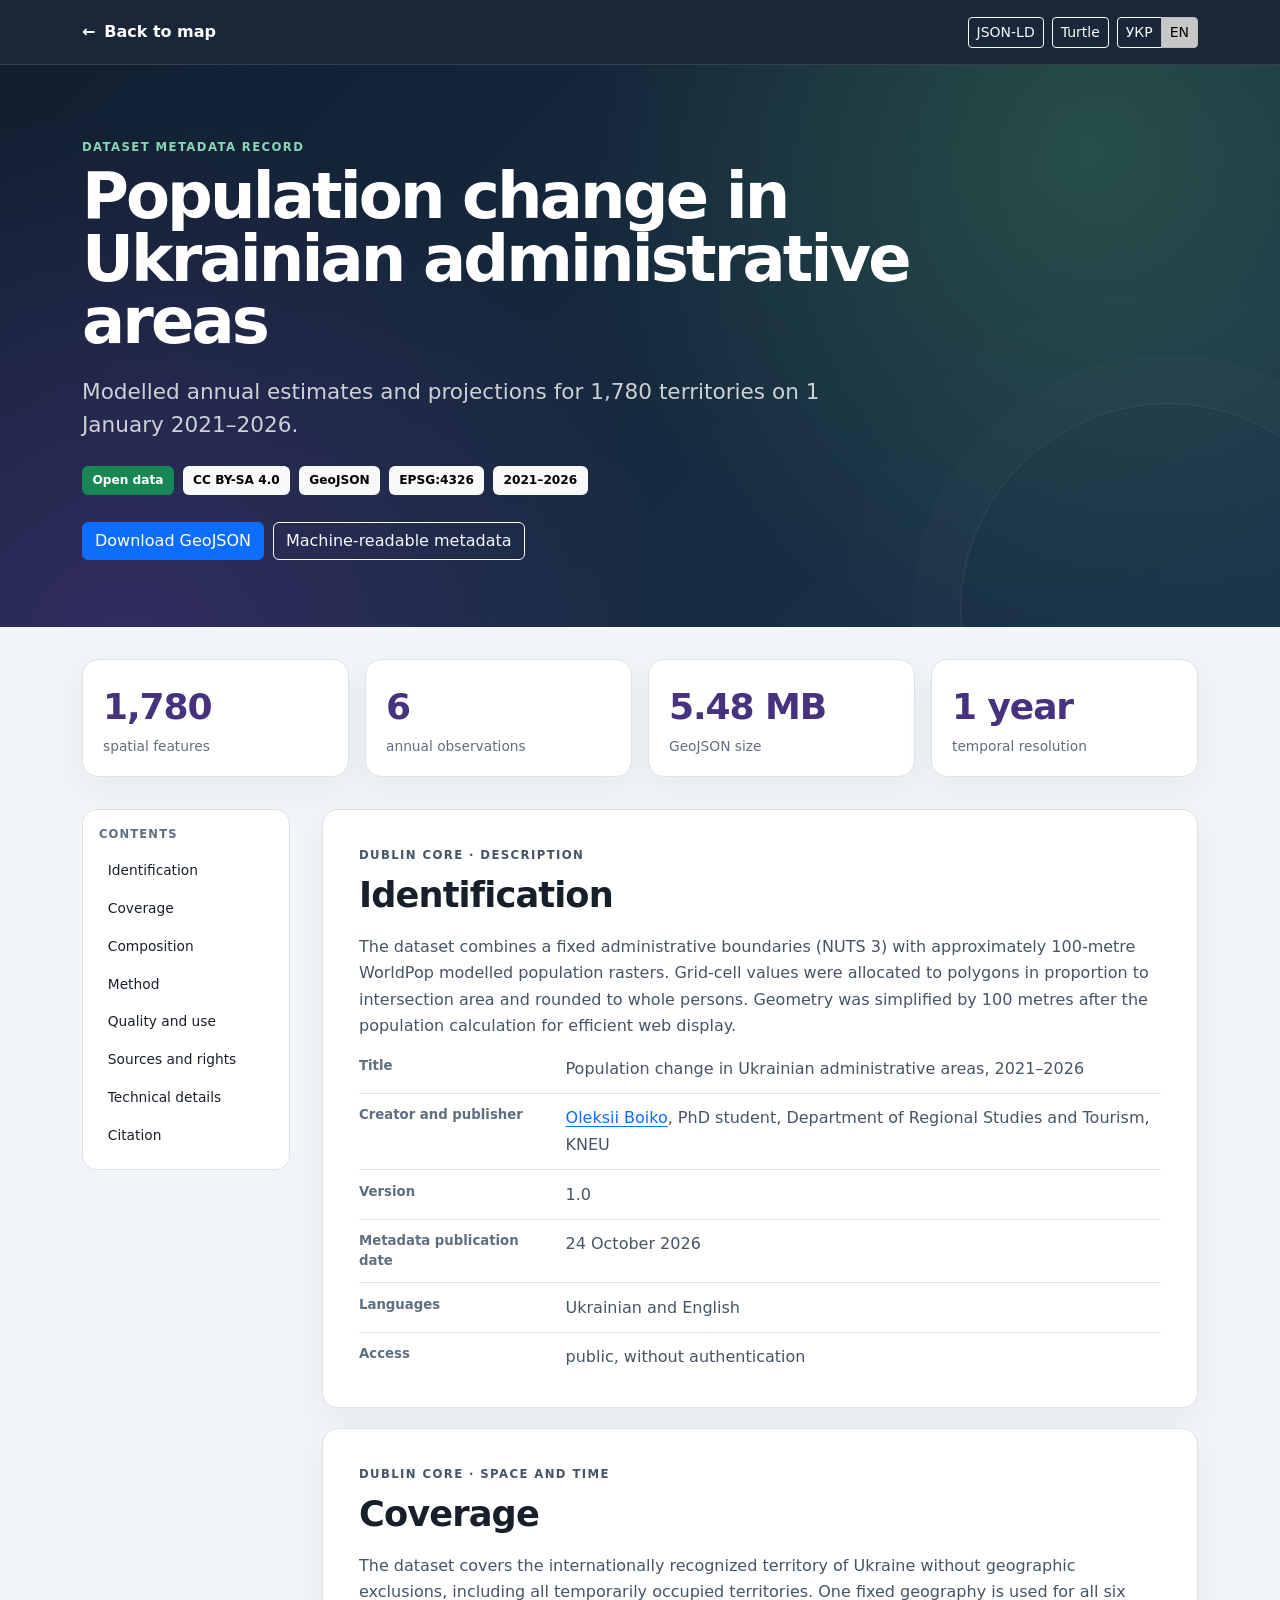
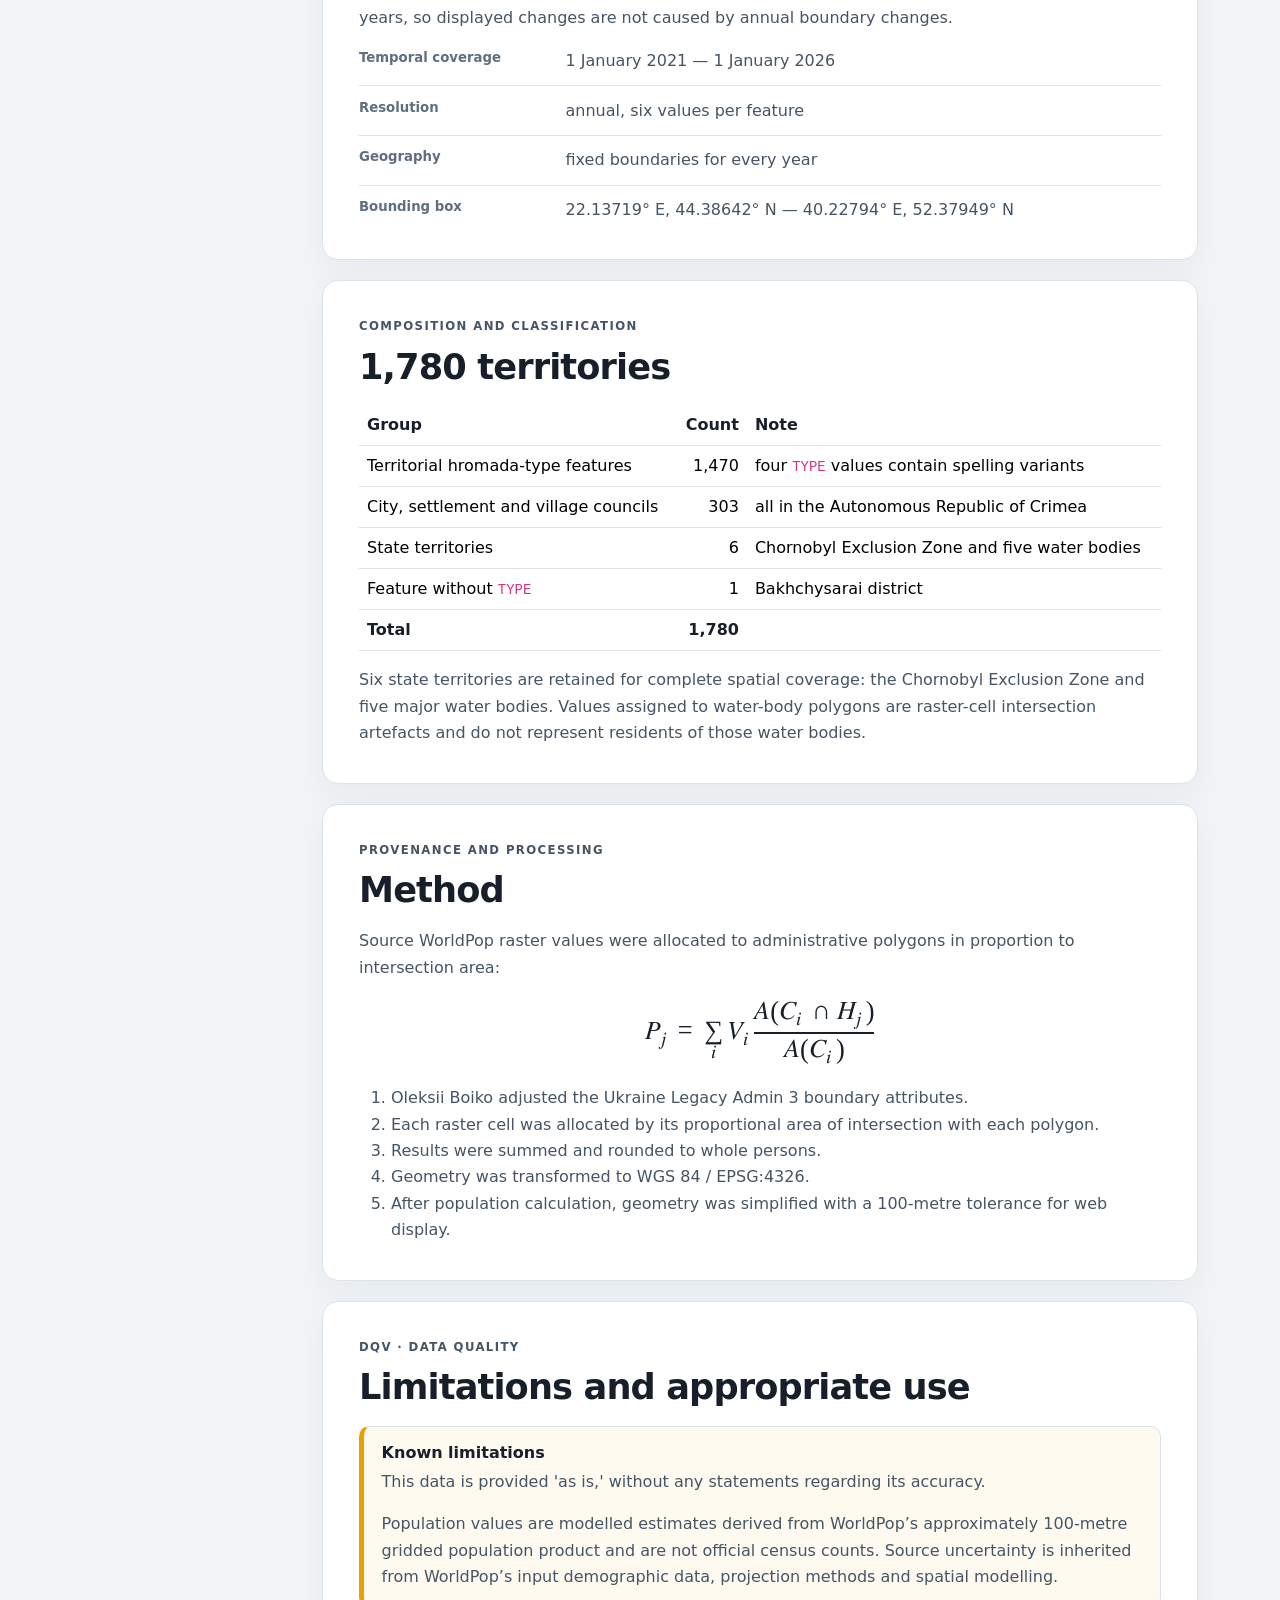
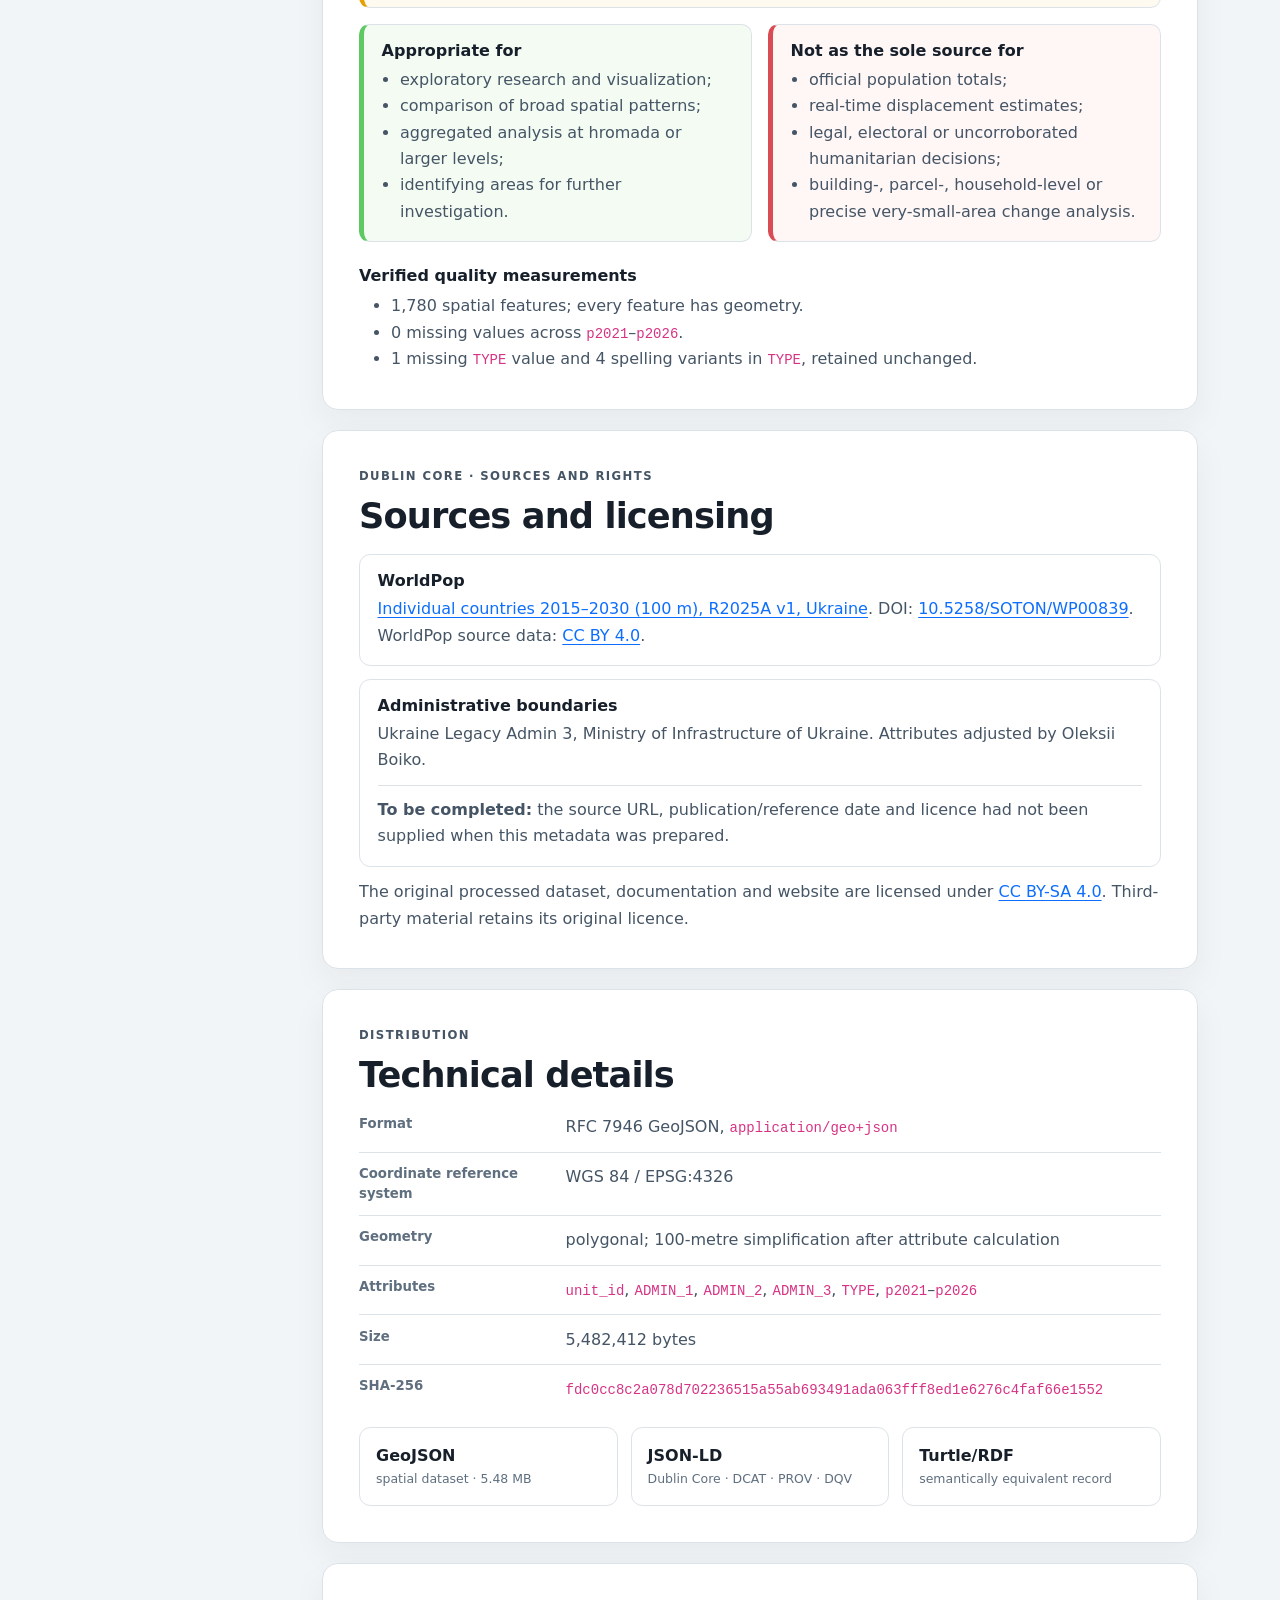
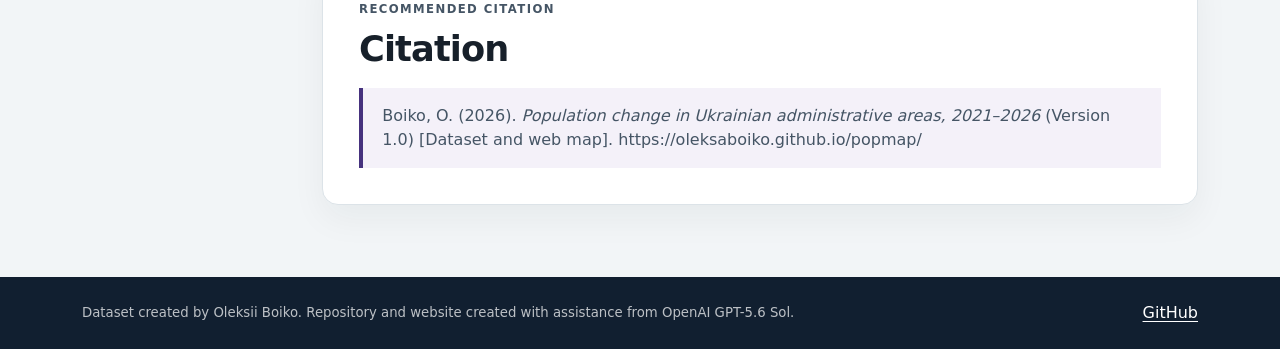
<file: metadata/index.html>
<!doctype html>
<html lang="uk">
<head>
  <meta charset="utf-8">
  <meta name="viewport" content="width=device-width, initial-scale=1">
  <meta name="description" content="Двомовні метадані набору даних про зміну чисельності населення адміністративних територій України у 2021–2026 роках.">
  <meta name="theme-color" content="#152436">
  <title>Метадані · Зміна чисельності населення України, 2021–2026</title>
  <link rel="canonical" href="https://oleksaboiko.github.io/popmap/metadata/">
  <link rel="alternate" type="application/ld+json" href="dataset.jsonld" title="Dataset metadata (JSON-LD)">
  <link rel="alternate" type="text/turtle" href="dataset.ttl" title="Dataset metadata (Turtle)">
  <link rel="icon" href="../favicon.svg" type="image/svg+xml">
  <link rel="stylesheet" href="https://cdn.jsdelivr.net/npm/bootstrap@5.3.8/dist/css/bootstrap.min.css">
  <link rel="stylesheet" href="metadata.css">
</head>
<body>
  <header class="site-header">
    <div class="container-xl header-inner">
      <a class="map-link" href="../" aria-label="Повернутися до інтерактивної карти" data-uk-label="Повернутися до інтерактивної карти" data-en-label="Return to the interactive map">
        <span aria-hidden="true">←</span>
        <span data-lang-text="uk">До карти</span>
        <span data-lang-text="en" hidden>Back to map</span>
      </a>
      <div class="header-actions">
        <a class="btn btn-sm btn-outline-light" href="dataset.jsonld">JSON-LD</a>
        <a class="btn btn-sm btn-outline-light" href="dataset.ttl">Turtle</a>
        <div class="btn-group btn-group-sm language-switch" role="group" aria-label="Мова метаданих">
          <button class="btn btn-light active" type="button" data-language="uk" aria-pressed="true">УКР</button>
          <button class="btn btn-outline-light" type="button" data-language="en" aria-pressed="false">EN</button>
        </div>
      </div>
    </div>
  </header>

  <main>
    <div class="hero">
      <div class="container-xl">
        <p class="eyebrow" data-lang-text="uk">Картка метаданих набору даних</p>
        <p class="eyebrow" data-lang-text="en" hidden>Dataset metadata record</p>
        <h1 data-lang-text="uk">Зміна чисельності населення адміністративних територій України</h1>
        <h1 data-lang-text="en" hidden>Population change in Ukrainian administrative areas</h1>
        <p class="hero-summary" data-lang-text="uk">Модельовані річні оцінки та прогнози для 1 780 територій на 1 січня 2021–2026 років.</p>
        <p class="hero-summary" data-lang-text="en" hidden>Modelled annual estimates and projections for 1,780 territories on 1 January 2021–2026.</p>
        <div class="badge-row" aria-label="Dataset characteristics">
          <span class="badge text-bg-success" data-lang-text="uk">Відкриті дані</span>
          <span class="badge text-bg-success" data-lang-text="en" hidden>Open data</span>
          <span class="badge text-bg-light">CC BY-SA 4.0</span>
          <span class="badge text-bg-light">GeoJSON</span>
          <span class="badge text-bg-light">EPSG:4326</span>
          <span class="badge text-bg-light">2021–2026</span>
        </div>
        <div class="hero-actions">
          <a class="btn btn-primary" href="../data/admin3-population.geojson" download data-lang-text="uk">Завантажити GeoJSON</a>
          <a class="btn btn-primary" href="../data/admin3-population.geojson" download data-lang-text="en" hidden>Download GeoJSON</a>
          <a class="btn btn-outline-light" href="dataset.jsonld" data-lang-text="uk">Машиночитані метадані</a>
          <a class="btn btn-outline-light" href="dataset.jsonld" data-lang-text="en" hidden>Machine-readable metadata</a>
        </div>
      </div>
    </div>

    <div class="container-xl content-wrap">
      <section data-language-panel="uk" lang="uk">
        <div class="fact-grid" aria-label="Короткі характеристики">
          <article class="fact-card"><strong>1 780</strong><span>просторових об’єктів</span></article>
          <article class="fact-card"><strong>6</strong><span>річних зрізів</span></article>
          <article class="fact-card"><strong>5,48 МБ</strong><span>розмір GeoJSON</span></article>
          <article class="fact-card"><strong>1 рік</strong><span>часова роздільність</span></article>
        </div>

        <div class="metadata-layout">
          <nav class="section-nav" aria-label="Зміст метаданих">
            <strong>Зміст</strong>
            <a href="#uk-identification">Ідентифікація</a>
            <a href="#uk-coverage">Охоплення</a>
            <a href="#uk-composition">Склад даних</a>
            <a href="#uk-method">Методика</a>
            <a href="#uk-quality">Якість і використання</a>
            <a href="#uk-sources">Джерела і права</a>
            <a href="#uk-technical">Технічні відомості</a>
            <a href="#uk-citation">Цитування</a>
          </nav>

          <div class="metadata-content">
            <section id="uk-identification" class="metadata-section">
              <p class="section-kicker">Dublin Core · опис</p>
              <h2>Ідентифікація</h2>
              <p>Набір поєднує адміністративні межі громад (NUTS 3) із модельованими растрами WorldPop із приблизною просторовою роздільністю 100 м. Значення комірок розподілено між полігонами пропорційно площі перетину; результати округлено до цілих осіб. Геометрію спрощено на 100 м після обчислення показників для ефективного вебвідображення.</p>
              <dl class="metadata-list">
                <div><dt>Назва</dt><dd>Зміна чисельності населення адміністративних територій України, 2021–2026</dd></div>
                <div><dt>Автор і видавець</dt><dd><a href="https://oleksaboyko.com">Олексій Бойко</a>, аспірант кафедри регіоналістики і туризму КНЕУ</dd></div>
                <div><dt>Версія</dt><dd>1.0</dd></div>
                <div><dt>Дата публікації метаданих</dt><dd><time datetime="2026-10-24">24 жовтня 2026 року</time></dd></div>
                <div><dt>Мови</dt><dd>українська, англійська</dd></div>
                <div><dt>Доступ</dt><dd>публічний, без автентифікації</dd></div>
              </dl>
            </section>

            <section id="uk-coverage" class="metadata-section">
              <p class="section-kicker">Dublin Core · простір і час</p>
              <h2>Охоплення</h2>
              <p>Набір охоплює міжнародно визнану територію України без географічних винятків, включно з усіма тимчасово окупованими територіями. Для всіх шести років використано єдину фіксовану географію; зміни показників не спричинені щорічними змінами меж.</p>
              <dl class="metadata-list compact">
                <div><dt>Часове охоплення</dt><dd>1 січня 2021 — 1 січня 2026</dd></div>
                <div><dt>Періодичність</dt><dd>щорічно, шість значень на об’єкт</dd></div>
                <div><dt>Географія</dt><dd>фіксовані межі для всіх років</dd></div>
                <div><dt>Охоплювальний прямокутник</dt><dd>22.13719° E, 44.38642° N — 40.22794° E, 52.37949° N</dd></div>
              </dl>
            </section>

            <section id="uk-composition" class="metadata-section">
              <p class="section-kicker">Склад і класифікація</p>
              <h2>1 780 територій</h2>
              <div class="table-responsive">
                <table class="table align-middle">
                  <thead><tr><th>Група</th><th class="text-end">Кількість</th><th>Примітка</th></tr></thead>
                  <tbody>
                    <tr><td>Об’єкти типу «територіальна громада»</td><td class="text-end">1 470</td><td>чотири значення <code>TYPE</code> мають орфографічні варіанти</td></tr>
                    <tr><td>Міські, селищні й сільські ради</td><td class="text-end">303</td><td>усі в Автономній Республіці Крим</td></tr>
                    <tr><td>Державні території</td><td class="text-end">6</td><td>Чорнобильська зона відчуження та п’ять водойм</td></tr>
                    <tr><td>Об’єкт без <code>TYPE</code></td><td class="text-end">1</td><td>Бахчисарайський район</td></tr>
                  </tbody>
                  <tfoot><tr><th>Усього</th><th class="text-end">1 780</th><th></th></tr></tfoot>
                </table>
              </div>
              <p>Для повного просторового покриття збережено шість державних територій, що не є громадами: Чорнобильську зону відчуження та п’ять великих водойм. Значення для полігонів водойм є артефактами перетину комірок растра й не означають населення, що проживає у водоймах.</p>
            </section>

            <section id="uk-method" class="metadata-section">
              <p class="section-kicker">Походження і обробка</p>
              <h2>Методика</h2>
              <p>Вихідні растровані значення WorldPop розподілено між адміністративними полігонами пропорційно площі їх перетину:</p>
              <math class="data-formula" display="block" aria-label="P з індексом j дорівнює сумі за i: V з індексом i, помноженому на відношення площі перетину C з індексом i та H з індексом j до площі C з індексом i">
                <mrow><msub><mi>P</mi><mi>j</mi></msub><mo>=</mo><munder><mo>∑</mo><mi>i</mi></munder><msub><mi>V</mi><mi>i</mi></msub><mfrac><mrow><mi>A</mi><mo>(</mo><msub><mi>C</mi><mi>i</mi></msub><mo>∩</mo><msub><mi>H</mi><mi>j</mi></msub><mo>)</mo></mrow><mrow><mi>A</mi><mo>(</mo><msub><mi>C</mi><mi>i</mi></msub><mo>)</mo></mrow></mfrac></mrow>
              </math>
              <ol>
                <li>Атрибути меж Ukraine Legacy Admin 3 скоригував Олексій Бойко.</li>
                <li>Для кожної комірки растра обчислено частку площі перетину з кожним полігоном.</li>
                <li>Результати підсумовано та округлено до цілих осіб.</li>
                <li>Геометрію перетворено в WGS 84 / EPSG:4326.</li>
                <li>Після розрахунку населення геометрію спрощено з допуском 100 м для вебвідображення.</li>
              </ol>
            </section>

            <section id="uk-quality" class="metadata-section">
              <p class="section-kicker">DQV · якість даних</p>
              <h2>Обмеження та належне використання</h2>
              <div class="notice warning">
                <h3>Відомі обмеження</h3>
                <p>Ці дані надаються 'як є', без жодних заяв щодо їхньої точності.</p>
                <p>Значення чисельності є модельованими оцінками на основі продукту WorldPop із приблизною роздільністю 100 м. Набір успадковує невизначеність демографічних джерел, методів прогнозування та просторового моделювання WorldPop.</p>
              </div>
              <div class="use-grid">
                <div class="notice appropriate">
                  <h3>Доцільно використовувати</h3>
                  <ul>
                    <li>для пошукових досліджень і візуалізації;</li>
                    <li>для порівняння загальних просторових закономірностей;</li>
                    <li>для агрегованого аналізу на рівні громад або вище;</li>
                    <li>для визначення територій для подальшого дослідження.</li>
                  </ul>
                </div>
                <div class="notice avoid">
                  <h3>Не використовувати як єдине джерело</h3>
                  <ul>
                    <li>для офіційних підсумків населення;</li>
                    <li>для оцінки переміщення населення в реальному часі;</li>
                    <li>для юридичних, виборчих або непідтверджених гуманітарних рішень;</li>
                    <li>для аналізу будівель, ділянок, домогосподарств або точних змін дуже малих територій.</li>
                  </ul>
                </div>
              </div>
              <h3 class="subheading">Перевірені показники якості</h3>
              <ul>
                <li>1 780 просторових об’єктів; геометрії наявні для всіх.</li>
                <li>0 пропущених значень у полях <code>p2021</code>–<code>p2026</code>.</li>
                <li>1 пропущене значення <code>TYPE</code> і 4 орфографічні варіанти <code>TYPE</code>, збережені без виправлення.</li>
              </ul>
            </section>

            <section id="uk-sources" class="metadata-section">
              <p class="section-kicker">Dublin Core · джерела і права</p>
              <h2>Джерела та ліцензування</h2>
              <article class="source-card">
                <h3>WorldPop</h3>
                <p><a href="https://hub.worldpop.org/geodata/summary?id=75852">Individual countries 2015–2030 (100 m), R2025A v1, Ukraine</a>. DOI: <a href="https://doi.org/10.5258/SOTON/WP00839">10.5258/SOTON/WP00839</a>. Вихідні дані WorldPop — <a href="https://creativecommons.org/licenses/by/4.0/">CC BY 4.0</a>.</p>
              </article>
              <article class="source-card">
                <h3>Адміністративні межі</h3>
                <p>Ukraine Legacy Admin 3, Міністерство інфраструктури України. Атрибути скоригував Олексій Бойко.</p>
                <p class="missing-note"><strong>Необхідне доповнення:</strong> URL джерела, дата публікації/актуальності та ліцензія не були надані на час підготовки метаданих.</p>
              </article>
              <p>Оригінальний опрацьований набір, документація та сайт поширюються за ліцензією <a href="https://creativecommons.org/licenses/by-sa/4.0/">CC BY-SA 4.0</a>. Матеріали третіх сторін зберігають власні ліцензії.</p>
            </section>

            <section id="uk-technical" class="metadata-section">
              <p class="section-kicker">Розповсюдження</p>
              <h2>Технічні відомості</h2>
              <dl class="metadata-list">
                <div><dt>Формат</dt><dd>RFC 7946 GeoJSON, <code>application/geo+json</code></dd></div>
                <div><dt>Система координат</dt><dd>WGS 84 / EPSG:4326</dd></div>
                <div><dt>Геометрія</dt><dd>полігональна; спрощення 100 м після розрахунку атрибутів</dd></div>
                <div><dt>Атрибути</dt><dd><code>unit_id</code>, <code>ADMIN_1</code>, <code>ADMIN_2</code>, <code>ADMIN_3</code>, <code>TYPE</code>, <code>p2021</code>–<code>p2026</code></dd></div>
                <div><dt>Розмір</dt><dd>5 482 412 байтів</dd></div>
                <div><dt>SHA-256</dt><dd><code class="checksum">fdc0cc8c2a078d702236515a55ab693491ada063fff8ed1e6276c4faf66e1552</code></dd></div>
              </dl>
              <div class="download-grid">
                <a href="../data/admin3-population.geojson" class="download-card"><strong>GeoJSON</strong><span>просторові дані · 5,48 МБ</span></a>
                <a href="dataset.jsonld" class="download-card"><strong>JSON-LD</strong><span>Dublin Core · DCAT · PROV · DQV</span></a>
                <a href="dataset.ttl" class="download-card"><strong>Turtle/RDF</strong><span>семантично еквівалентний запис</span></a>
              </div>
            </section>

            <section id="uk-citation" class="metadata-section">
              <p class="section-kicker">Рекомендоване посилання</p>
              <h2>Цитування</h2>
              <blockquote>Бойко, О. (2026). <em>Зміна чисельності населення адміністративних територій України, 2021–2026</em> (версія 1.0) [набір даних і вебкарта]. https://oleksaboiko.github.io/popmap/</blockquote>
            </section>
          </div>
        </div>
      </section>

      <section data-language-panel="en" lang="en" hidden>
        <div class="fact-grid" aria-label="Key facts">
          <article class="fact-card"><strong>1,780</strong><span>spatial features</span></article>
          <article class="fact-card"><strong>6</strong><span>annual observations</span></article>
          <article class="fact-card"><strong>5.48 MB</strong><span>GeoJSON size</span></article>
          <article class="fact-card"><strong>1 year</strong><span>temporal resolution</span></article>
        </div>

        <div class="metadata-layout">
          <nav class="section-nav" aria-label="Metadata contents">
            <strong>Contents</strong>
            <a href="#en-identification">Identification</a>
            <a href="#en-coverage">Coverage</a>
            <a href="#en-composition">Composition</a>
            <a href="#en-method">Method</a>
            <a href="#en-quality">Quality and use</a>
            <a href="#en-sources">Sources and rights</a>
            <a href="#en-technical">Technical details</a>
            <a href="#en-citation">Citation</a>
          </nav>

          <div class="metadata-content">
            <section id="en-identification" class="metadata-section">
              <p class="section-kicker">Dublin Core · description</p>
              <h2>Identification</h2>
              <p>The dataset combines a fixed administrative boundaries  (NUTS 3) with approximately 100-metre WorldPop modelled population rasters. Grid-cell values were allocated to polygons in proportion to intersection area and rounded to whole persons. Geometry was simplified by 100 metres after the population calculation for efficient web display.</p>
              <dl class="metadata-list">
                <div><dt>Title</dt><dd>Population change in Ukrainian administrative areas, 2021–2026</dd></div>
                <div><dt>Creator and publisher</dt><dd><a href="https://oleksaboyko.com">Oleksii Boiko</a>, PhD student, Department of Regional Studies and Tourism, KNEU</dd></div>
                <div><dt>Version</dt><dd>1.0</dd></div>
                <div><dt>Metadata publication date</dt><dd><time datetime="2026-10-24">24 October 2026</time></dd></div>
                <div><dt>Languages</dt><dd>Ukrainian and English</dd></div>
                <div><dt>Access</dt><dd>public, without authentication</dd></div>
              </dl>
            </section>

            <section id="en-coverage" class="metadata-section">
              <p class="section-kicker">Dublin Core · space and time</p>
              <h2>Coverage</h2>
              <p>The dataset covers the internationally recognized territory of Ukraine without geographic exclusions, including all temporarily occupied territories. One fixed geography is used for all six years, so displayed changes are not caused by annual boundary changes.</p>
              <dl class="metadata-list compact">
                <div><dt>Temporal coverage</dt><dd>1 January 2021 — 1 January 2026</dd></div>
                <div><dt>Resolution</dt><dd>annual, six values per feature</dd></div>
                <div><dt>Geography</dt><dd>fixed boundaries for every year</dd></div>
                <div><dt>Bounding box</dt><dd>22.13719° E, 44.38642° N — 40.22794° E, 52.37949° N</dd></div>
              </dl>
            </section>

            <section id="en-composition" class="metadata-section">
              <p class="section-kicker">Composition and classification</p>
              <h2>1,780 territories</h2>
              <div class="table-responsive">
                <table class="table align-middle">
                  <thead><tr><th>Group</th><th class="text-end">Count</th><th>Note</th></tr></thead>
                  <tbody>
                    <tr><td>Territorial hromada-type features</td><td class="text-end">1,470</td><td>four <code>TYPE</code> values contain spelling variants</td></tr>
                    <tr><td>City, settlement and village councils</td><td class="text-end">303</td><td>all in the Autonomous Republic of Crimea</td></tr>
                    <tr><td>State territories</td><td class="text-end">6</td><td>Chornobyl Exclusion Zone and five water bodies</td></tr>
                    <tr><td>Feature without <code>TYPE</code></td><td class="text-end">1</td><td>Bakhchysarai district</td></tr>
                  </tbody>
                  <tfoot><tr><th>Total</th><th class="text-end">1,780</th><th></th></tr></tfoot>
                </table>
              </div>
              <p>Six state territories are retained for complete spatial coverage: the Chornobyl Exclusion Zone and five major water bodies. Values assigned to water-body polygons are raster-cell intersection artefacts and do not represent residents of those water bodies.</p>
            </section>

            <section id="en-method" class="metadata-section">
              <p class="section-kicker">Provenance and processing</p>
              <h2>Method</h2>
              <p>Source WorldPop raster values were allocated to administrative polygons in proportion to intersection area:</p>
              <math class="data-formula" display="block" aria-label="P sub j equals the sum over i of V sub i multiplied by the area of the intersection of C sub i and H sub j divided by the area of C sub i">
                <mrow><msub><mi>P</mi><mi>j</mi></msub><mo>=</mo><munder><mo>∑</mo><mi>i</mi></munder><msub><mi>V</mi><mi>i</mi></msub><mfrac><mrow><mi>A</mi><mo>(</mo><msub><mi>C</mi><mi>i</mi></msub><mo>∩</mo><msub><mi>H</mi><mi>j</mi></msub><mo>)</mo></mrow><mrow><mi>A</mi><mo>(</mo><msub><mi>C</mi><mi>i</mi></msub><mo>)</mo></mrow></mfrac></mrow>
              </math>
              <ol>
                <li>Oleksii Boiko adjusted the Ukraine Legacy Admin 3 boundary attributes.</li>
                <li>Each raster cell was allocated by its proportional area of intersection with each polygon.</li>
                <li>Results were summed and rounded to whole persons.</li>
                <li>Geometry was transformed to WGS 84 / EPSG:4326.</li>
                <li>After population calculation, geometry was simplified with a 100-metre tolerance for web display.</li>
              </ol>
            </section>

            <section id="en-quality" class="metadata-section">
              <p class="section-kicker">DQV · data quality</p>
              <h2>Limitations and appropriate use</h2>
              <div class="notice warning">
                <h3>Known limitations</h3>
                <p>This data is provided 'as is,' without any statements regarding its accuracy.</p>
                <p>Population values are modelled estimates derived from WorldPop’s approximately 100-metre gridded population product and are not official census counts. Source uncertainty is inherited from WorldPop’s input demographic data, projection methods and spatial modelling.</p>
              </div>
              <div class="use-grid">
                <div class="notice appropriate">
                  <h3>Appropriate for</h3>
                  <ul>
                    <li>exploratory research and visualization;</li>
                    <li>comparison of broad spatial patterns;</li>
                    <li>aggregated analysis at hromada or larger levels;</li>
                    <li>identifying areas for further investigation.</li>
                  </ul>
                </div>
                <div class="notice avoid">
                  <h3>Not as the sole source for</h3>
                  <ul>
                    <li>official population totals;</li>
                    <li>real-time displacement estimates;</li>
                    <li>legal, electoral or uncorroborated humanitarian decisions;</li>
                    <li>building-, parcel-, household-level or precise very-small-area change analysis.</li>
                  </ul>
                </div>
              </div>
              <h3 class="subheading">Verified quality measurements</h3>
              <ul>
                <li>1,780 spatial features; every feature has geometry.</li>
                <li>0 missing values across <code>p2021</code>–<code>p2026</code>.</li>
                <li>1 missing <code>TYPE</code> value and 4 spelling variants in <code>TYPE</code>, retained unchanged.</li>
              </ul>
            </section>

            <section id="en-sources" class="metadata-section">
              <p class="section-kicker">Dublin Core · sources and rights</p>
              <h2>Sources and licensing</h2>
              <article class="source-card">
                <h3>WorldPop</h3>
                <p><a href="https://hub.worldpop.org/geodata/summary?id=75852">Individual countries 2015–2030 (100 m), R2025A v1, Ukraine</a>. DOI: <a href="https://doi.org/10.5258/SOTON/WP00839">10.5258/SOTON/WP00839</a>. WorldPop source data: <a href="https://creativecommons.org/licenses/by/4.0/">CC BY 4.0</a>.</p>
              </article>
              <article class="source-card">
                <h3>Administrative boundaries</h3>
                <p>Ukraine Legacy Admin 3, Ministry of Infrastructure of Ukraine. Attributes adjusted by Oleksii Boiko.</p>
                <p class="missing-note"><strong>To be completed:</strong> the source URL, publication/reference date and licence had not been supplied when this metadata was prepared.</p>
              </article>
              <p>The original processed dataset, documentation and website are licensed under <a href="https://creativecommons.org/licenses/by-sa/4.0/">CC BY-SA 4.0</a>. Third-party material retains its original licence.</p>
            </section>

            <section id="en-technical" class="metadata-section">
              <p class="section-kicker">Distribution</p>
              <h2>Technical details</h2>
              <dl class="metadata-list">
                <div><dt>Format</dt><dd>RFC 7946 GeoJSON, <code>application/geo+json</code></dd></div>
                <div><dt>Coordinate reference system</dt><dd>WGS 84 / EPSG:4326</dd></div>
                <div><dt>Geometry</dt><dd>polygonal; 100-metre simplification after attribute calculation</dd></div>
                <div><dt>Attributes</dt><dd><code>unit_id</code>, <code>ADMIN_1</code>, <code>ADMIN_2</code>, <code>ADMIN_3</code>, <code>TYPE</code>, <code>p2021</code>–<code>p2026</code></dd></div>
                <div><dt>Size</dt><dd>5,482,412 bytes</dd></div>
                <div><dt>SHA-256</dt><dd><code class="checksum">fdc0cc8c2a078d702236515a55ab693491ada063fff8ed1e6276c4faf66e1552</code></dd></div>
              </dl>
              <div class="download-grid">
                <a href="../data/admin3-population.geojson" class="download-card"><strong>GeoJSON</strong><span>spatial dataset · 5.48 MB</span></a>
                <a href="dataset.jsonld" class="download-card"><strong>JSON-LD</strong><span>Dublin Core · DCAT · PROV · DQV</span></a>
                <a href="dataset.ttl" class="download-card"><strong>Turtle/RDF</strong><span>semantically equivalent record</span></a>
              </div>
            </section>

            <section id="en-citation" class="metadata-section">
              <p class="section-kicker">Recommended citation</p>
              <h2>Citation</h2>
              <blockquote>Boiko, O. (2026). <em>Population change in Ukrainian administrative areas, 2021–2026</em> (Version 1.0) [Dataset and web map]. https://oleksaboiko.github.io/popmap/</blockquote>
            </section>
          </div>
        </div>
      </section>
    </div>
  </main>

  <footer>
    <div class="container-xl footer-inner">
      <p data-lang-text="uk">Набір даних створив Олексій Бойко. Репозиторій і сайт створено за допомогою OpenAI GPT-5.6 Sol.</p>
      <p data-lang-text="en" hidden>Dataset created by Oleksii Boiko. Repository and website created with assistance from OpenAI GPT-5.6 Sol.</p>
      <a href="https://github.com/oleksaboiko/popmap">GitHub</a>
    </div>
  </footer>

  <script src="metadata.js"></script>
  <!-- Cloudflare Web Analytics -->
  <script type="module" src="https://static.cloudflareinsights.com/beacon.min.js" data-cf-beacon='{"token":"cd7bce7bbbe3427b8ba02a4f3bb1f7b2"}'></script>
  <!-- End Cloudflare Web Analytics -->
</body>
</html>
</file>
<file: metadata/metadata.css>
:root {
  --ink: #17202a;
  --muted: #5f6f7f;
  --paper: #ffffff;
  --canvas: #f2f5f7;
  --line: #dce3e8;
  --navy: #111f30;
  --navy-soft: #1b334b;
  --purple: #46327e;
  --teal: #21918c;
  --green: #5ec962;
  --yellow: #fde725;
}

* { box-sizing: border-box; }

html {
  scroll-behavior: smooth;
  scroll-padding-top: 5rem;
}

body {
  margin: 0;
  color: var(--ink);
  background: var(--canvas);
}

[hidden] { display: none !important; }

a { text-underline-offset: 0.16em; }

.site-header {
  position: sticky;
  z-index: 20;
  top: 0;
  color: #fff;
  background: rgb(17 31 48 / 96%);
  border-bottom: 1px solid rgb(255 255 255 / 12%);
  backdrop-filter: blur(14px);
}

.header-inner,
.footer-inner {
  display: flex;
  align-items: center;
  justify-content: space-between;
  gap: 1rem;
}

.header-inner { min-height: 4rem; }

.map-link {
  display: inline-flex;
  align-items: center;
  gap: 0.55rem;
  color: #fff;
  font-weight: 700;
  text-decoration: none;
}

.map-link:hover { color: var(--yellow); }

.header-actions {
  display: flex;
  align-items: center;
  gap: 0.5rem;
}

.hero {
  position: relative;
  overflow: hidden;
  padding: 4.6rem 0 4.2rem;
  color: #fff;
  background:
    radial-gradient(circle at 85% 15%, rgb(94 201 98 / 22%), transparent 32rem),
    radial-gradient(circle at 10% 105%, rgb(70 50 126 / 58%), transparent 34rem),
    linear-gradient(135deg, var(--navy), var(--navy-soft));
}

.hero::after {
  position: absolute;
  right: -6rem;
  bottom: -12rem;
  width: 26rem;
  height: 26rem;
  content: "";
  opacity: 0.35;
  border: 1px solid rgb(255 255 255 / 24%);
  border-radius: 50%;
  box-shadow:
    0 0 0 3rem rgb(255 255 255 / 3%),
    0 0 0 7rem rgb(255 255 255 / 2%);
}

.hero .container-xl { position: relative; z-index: 1; }

.eyebrow,
.section-kicker {
  margin: 0 0 0.55rem;
  color: var(--teal);
  font-size: 0.73rem;
  font-weight: 800;
  letter-spacing: 0.12em;
  text-transform: uppercase;
}

.hero .eyebrow { color: #87d7b4; }

.hero h1 {
  max-width: 58rem;
  margin: 0;
  font-size: clamp(2.25rem, 5vw, 4.7rem);
  font-weight: 650;
  letter-spacing: -0.045em;
  line-height: 0.98;
}

.hero-summary {
  max-width: 48rem;
  margin: 1.35rem 0 0;
  color: rgb(255 255 255 / 78%);
  font-size: clamp(1.05rem, 2vw, 1.35rem);
  line-height: 1.55;
}

.badge-row,
.hero-actions {
  display: flex;
  flex-wrap: wrap;
  gap: 0.55rem;
}

.badge-row { margin-top: 1.55rem; }
.badge-row .badge { padding: 0.5rem 0.65rem; font-size: 0.76rem; }
.hero-actions { margin-top: 1.7rem; }

.content-wrap { padding-top: 2rem; padding-bottom: 4.5rem; }

.fact-grid {
  display: grid;
  grid-template-columns: repeat(4, 1fr);
  gap: 1rem;
  margin-bottom: 2rem;
}

.fact-card {
  min-width: 0;
  padding: 1.25rem;
  background: var(--paper);
  border: 1px solid var(--line);
  border-radius: 1rem;
  box-shadow: 0 12px 32px rgb(17 31 48 / 5%);
}

.fact-card strong,
.fact-card span { display: block; }

.fact-card strong {
  color: var(--purple);
  font-size: clamp(1.65rem, 3vw, 2.25rem);
  font-variant-numeric: tabular-nums;
  letter-spacing: -0.03em;
}

.fact-card span {
  margin-top: 0.1rem;
  color: var(--muted);
  font-size: 0.86rem;
}

.metadata-layout {
  display: grid;
  grid-template-columns: 13rem minmax(0, 1fr);
  align-items: start;
  gap: 2rem;
}

.section-nav {
  position: sticky;
  top: 5.5rem;
  display: grid;
  gap: 0.15rem;
  padding: 1rem;
  background: var(--paper);
  border: 1px solid var(--line);
  border-radius: 0.9rem;
}

.section-nav strong {
  margin-bottom: 0.45rem;
  color: var(--muted);
  font-size: 0.72rem;
  letter-spacing: 0.1em;
  text-transform: uppercase;
}

.section-nav a {
  padding: 0.46rem 0.55rem;
  color: var(--ink);
  font-size: 0.86rem;
  text-decoration: none;
  border-radius: 0.45rem;
}

.section-nav a:hover,
.section-nav a:focus-visible {
  color: var(--purple);
  background: #f0edf8;
}

.metadata-content {
  display: grid;
  gap: 1.25rem;
  min-width: 0;
}

.metadata-section {
  padding: clamp(1.35rem, 3vw, 2.25rem);
  background: var(--paper);
  border: 1px solid var(--line);
  border-radius: 1rem;
  box-shadow: 0 14px 34px rgb(17 31 48 / 5%);
}

.metadata-section h2 {
  margin: 0 0 1.1rem;
  font-size: clamp(1.6rem, 3vw, 2.2rem);
  font-weight: 650;
  letter-spacing: -0.025em;
}

.metadata-section h3 {
  font-size: 1rem;
  font-weight: 750;
}

.metadata-section p,
.metadata-section li,
.metadata-section dd {
  color: #455565;
  line-height: 1.65;
}

.metadata-section p:last-child,
.metadata-section ul:last-child,
.metadata-section ol:last-child { margin-bottom: 0; }

.metadata-list { margin: 0; }

.metadata-list > div {
  display: grid;
  grid-template-columns: minmax(9rem, 0.32fr) 1fr;
  gap: 1rem;
  padding: 0.7rem 0;
  border-top: 1px solid var(--line);
}

.metadata-list > div:first-child {
  padding-top: 0;
  border-top: 0;
}

.metadata-list > div:last-child { padding-bottom: 0; }

.metadata-list dt {
  color: var(--muted);
  font-size: 0.83rem;
  font-weight: 750;
}

.metadata-list dd { margin: 0; }

.table {
  --bs-table-bg: transparent;
  margin-bottom: 1rem;
  color: #455565;
}

.table th { color: var(--ink); }

.data-formula {
  max-width: 100%;
  margin: 1.15rem auto 1.35rem;
  color: var(--ink);
  font-size: clamp(1.15rem, 3vw, 1.65rem);
  overflow-x: auto;
}

.notice {
  padding: 1rem 1.1rem;
  border: 1px solid var(--line);
  border-left-width: 0.35rem;
  border-radius: 0.65rem;
  background: #f8fafb;
}

.notice h3 { margin-bottom: 0.45rem; }
.notice p:last-child,
.notice ul:last-child { margin-bottom: 0; }

.notice.warning { border-left-color: #e6a100; background: #fffaf0; }
.notice.appropriate { border-left-color: var(--green); background: #f3fbf3; }
.notice.avoid { border-left-color: #d94b55; background: #fff6f6; }

.use-grid {
  display: grid;
  grid-template-columns: 1fr 1fr;
  gap: 1rem;
  margin-top: 1rem;
}

.use-grid ul { padding-left: 1.15rem; }

.subheading {
  margin-top: 1.5rem;
  color: var(--ink);
}

.source-card {
  margin-bottom: 0.8rem;
  padding: 1rem 1.1rem;
  border: 1px solid var(--line);
  border-radius: 0.7rem;
}

.source-card h3 { margin: 0 0 0.35rem; }
.source-card p { margin-bottom: 0; }

.missing-note {
  margin-top: 0.7rem !important;
  padding-top: 0.7rem;
  border-top: 1px solid var(--line);
}

.download-grid {
  display: grid;
  grid-template-columns: repeat(3, 1fr);
  gap: 0.8rem;
  margin-top: 1.5rem;
}

.download-card {
  display: grid;
  gap: 0.15rem;
  padding: 1rem;
  color: var(--ink);
  text-decoration: none;
  border: 1px solid var(--line);
  border-radius: 0.7rem;
  transition: border-color 160ms ease, transform 160ms ease, box-shadow 160ms ease;
}

.download-card:hover,
.download-card:focus-visible {
  color: var(--purple);
  border-color: #a79ac8;
  box-shadow: 0 12px 24px rgb(70 50 126 / 10%);
  transform: translateY(-2px);
}

.download-card span { color: var(--muted); font-size: 0.78rem; }

.checksum {
  word-break: break-all;
  user-select: all;
}

blockquote {
  margin: 0;
  padding: 1rem 1.2rem;
  color: #455565;
  border-left: 0.3rem solid var(--purple);
  background: #f4f1f9;
}

footer {
  padding: 1.5rem 0;
  color: rgb(255 255 255 / 72%);
  background: var(--navy);
}

footer p { margin: 0; font-size: 0.83rem; }
footer a { color: #fff; }

@media (max-width: 900px) {
  .fact-grid { grid-template-columns: repeat(2, 1fr); }
  .metadata-layout { grid-template-columns: 1fr; }
  .section-nav {
    position: static;
    display: flex;
    overflow-x: auto;
  }
  .section-nav strong { display: none; }
  .section-nav a { flex: 0 0 auto; }
  .download-grid { grid-template-columns: 1fr; }
}

@media (max-width: 620px) {
  .metadata-layout,
  .metadata-content,
  .metadata-section {
    min-width: 0;
    max-width: 100%;
  }

  .header-inner {
    align-items: flex-start;
    padding-top: 0.7rem;
    padding-bottom: 0.7rem;
  }
  .header-actions {
    flex-wrap: wrap;
    justify-content: flex-end;
  }
  .hero { padding: 3.4rem 0 3.1rem; }
  .hero h1 { font-size: clamp(2.1rem, 12vw, 3rem); }
  .fact-grid { grid-template-columns: 1fr 1fr; gap: 0.65rem; }
  .fact-card { padding: 0.95rem; }
  .metadata-list > div { grid-template-columns: 1fr; gap: 0.2rem; }
  .use-grid { grid-template-columns: 1fr; }
  .footer-inner { align-items: flex-start; }
}

@media (max-width: 420px) {
  .header-actions > a { display: none; }
  .fact-grid { grid-template-columns: 1fr; }
}

@media print {
  .site-header,
  .hero-actions,
  .section-nav,
  footer { display: none; }
  .hero { padding: 1rem 0; color: #000; background: none; }
  .hero h1 { font-size: 2rem; }
  .hero-summary { color: #333; }
  .badge-row { display: none; }
  .content-wrap { padding: 1rem 0; }
  .metadata-layout { display: block; }
  .metadata-section,
  .fact-card { break-inside: avoid; box-shadow: none; }
}
</file>
